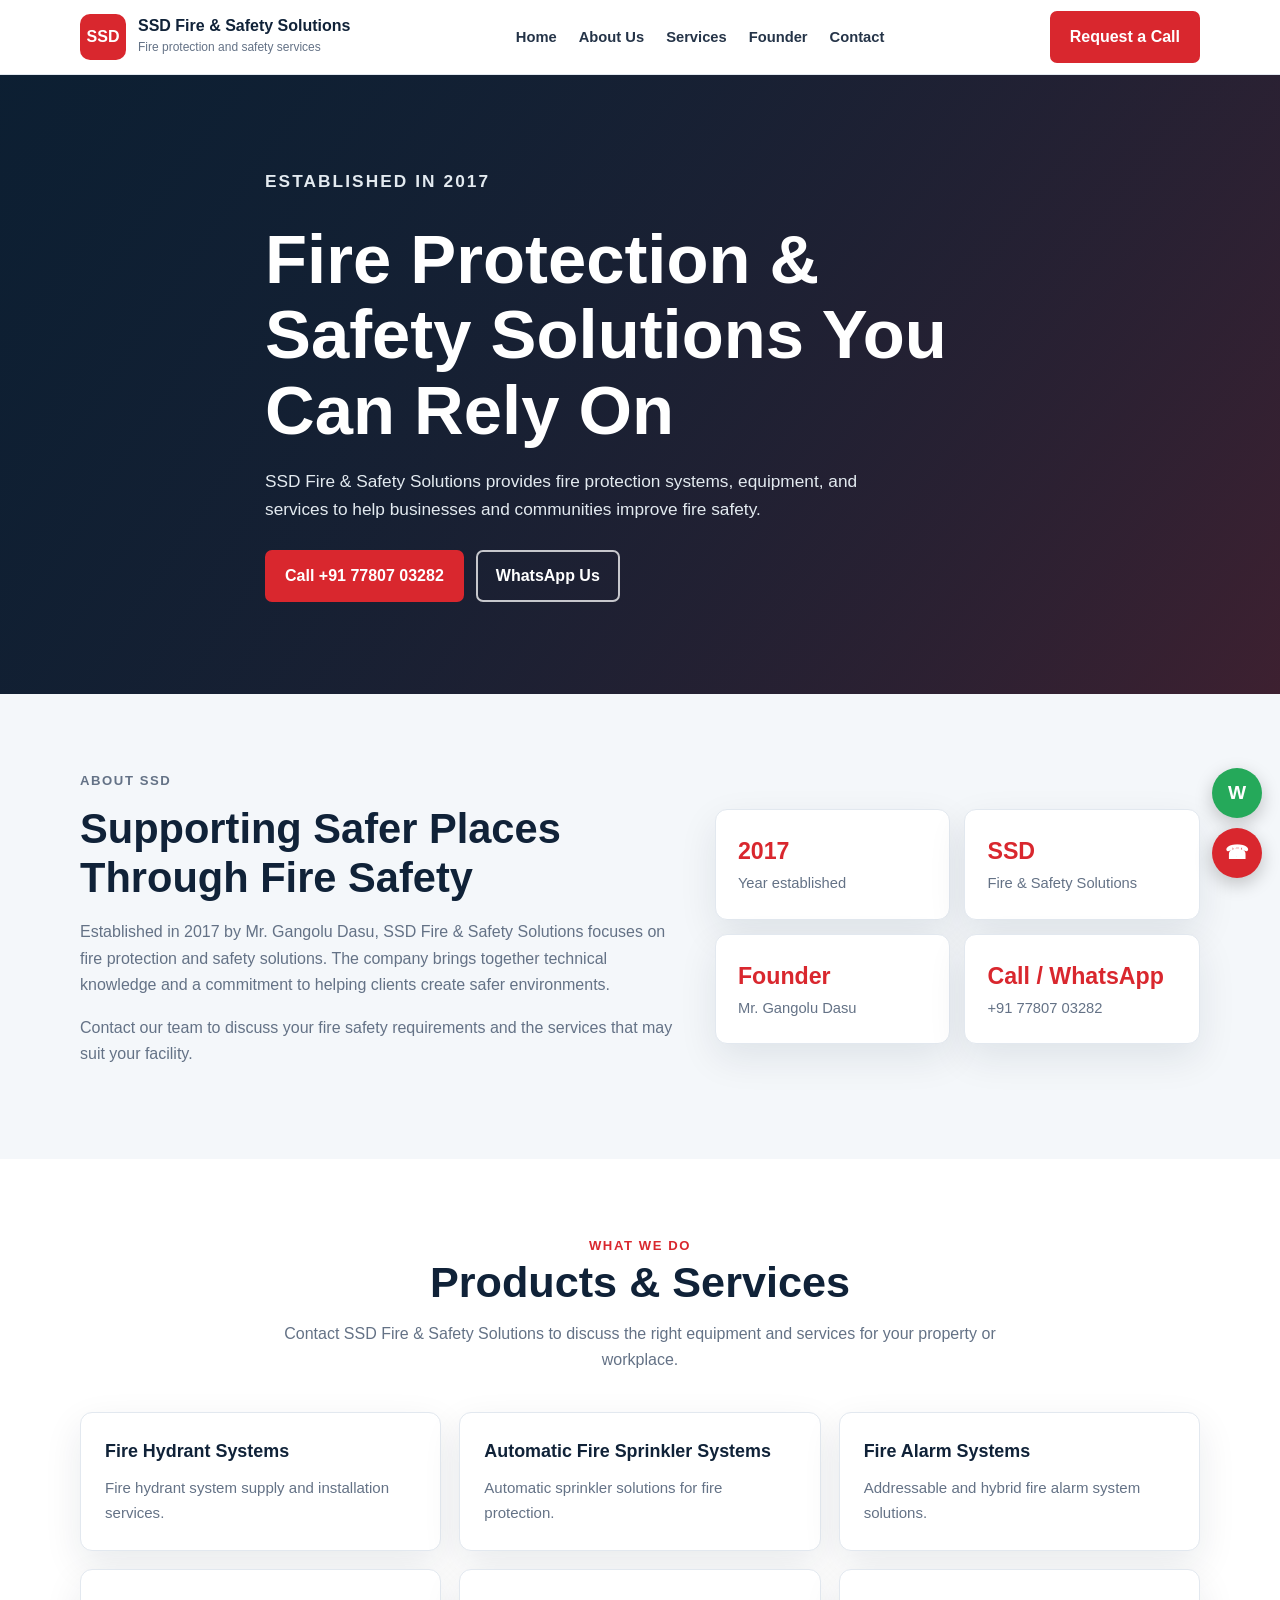
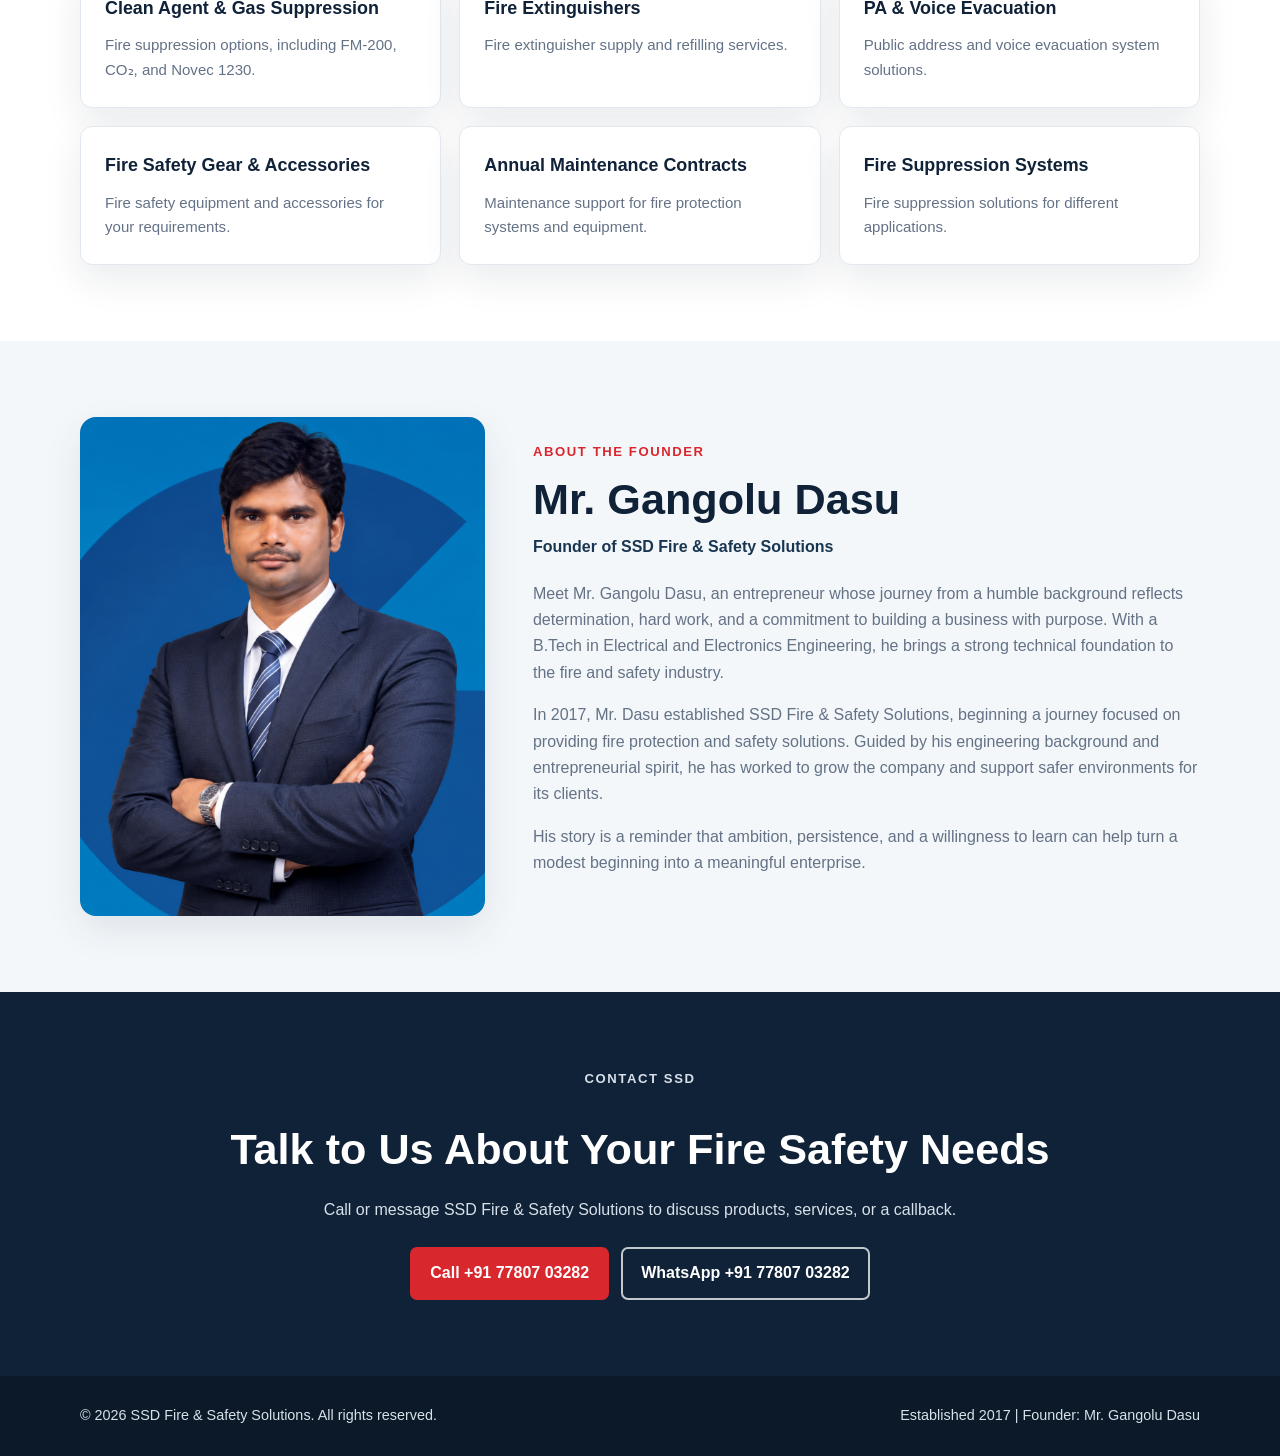
<file: index.html>
<!DOCTYPE html>
<html lang="en">
<head>
  <meta charset="UTF-8">
  <meta name="viewport" content="width=device-width, initial-scale=1.0">
  <meta name="description" content="SSD Fire & Safety Solutions provides fire protection systems, equipment, and safety services.">
  <title>SSD Fire & Safety Solutions</title>

  <style>
    :root {
      --navy: #102238;
      --navy-light: #193651;
      --red: #d9272e;
      --text: #253448;
      --muted: #647286;
      --light: #f4f7fa;
      --white: #ffffff;
      --border: #e2e8ef;
      --shadow: 0 14px 38px rgba(16, 34, 56, 0.09);
    }

    * {
      box-sizing: border-box;
      scroll-behavior: smooth;
    }

    body {
      margin: 0;
      color: var(--text);
      font-family: Arial, Helvetica, sans-serif;
      line-height: 1.65;
    }

    a {
      color: inherit;
    }

    .container {
      width: min(1120px, 90%);
      margin: 0 auto;
    }

    .topbar {
      padding: 8px 0;
      color: var(--white);
      background: #0b1929;
      font-size: 0.9rem;
    }

    .topbar-inner,
    .nav-inner {
      display: flex;
      align-items: center;
      justify-content: space-between;
      gap: 20px;
    }

    .topbar p {
      margin: 0;
    }

    .topbar a {
      text-decoration: none;
    }

    .site-header {
      position: sticky;
      top: 0;
      z-index: 10;
      background: var(--white);
      border-bottom: 1px solid var(--border);
    }

    .nav-inner {
      min-height: 74px;
    }

    .brand {
      display: flex;
      align-items: center;
      gap: 12px;
      color: var(--navy);
      text-decoration: none;
    }

    .brand-mark {
      display: grid;
      width: 46px;
      height: 46px;
      place-items: center;
      border-radius: 10px;
      color: var(--white);
      background: var(--red);
      font-weight: 800;
    }

    .brand-name {
      display: block;
      font-size: 1rem;
      font-weight: 800;
      line-height: 1.2;
    }

    .brand-tagline {
      display: block;
      margin-top: 3px;
      color: var(--muted);
      font-size: 0.75rem;
    }

    .nav-links {
      display: flex;
      align-items: center;
      gap: 22px;
      margin: 0;
      padding: 0;
      list-style: none;
    }

    .nav-links a {
      color: var(--text);
      font-size: 0.92rem;
      font-weight: 700;
      text-decoration: none;
    }

    .nav-links a:hover {
      color: var(--red);
    }

    .button {
      display: inline-flex;
      align-items: center;
      justify-content: center;
      min-height: 46px;
      padding: 11px 18px;
      border: 2px solid var(--red);
      border-radius: 7px;
      color: var(--white);
      background: var(--red);
      font-weight: 700;
      text-decoration: none;
      transition: 0.2s ease;
    }

    .button:hover {
      border-color: #b81f26;
      background: #b81f26;
      transform: translateY(-1px);
    }

    .button-outline {
      border-color: rgba(255, 255, 255, 0.75);
      background: transparent;
    }

    .button-outline:hover {
      border-color: var(--white);
      color: var(--navy);
      background: var(--white);
    }

    .hero {
      padding: 92px 0;
      color: var(--white);
      background:
        linear-gradient(110deg, rgba(12, 30, 49, 0.96), rgba(12, 30, 49, 0.76)),
        linear-gradient(135deg, #193651, #d9272e);
    }

    .hero-content {
      max-width: 750px;
    }

    .eyebrow {
      margin: 0 0 12px;
      color: #ffcd75;
      font-size: 0.82rem;
      font-weight: 700;
      letter-spacing: 0.12em;
      text-transform: uppercase;
    }

    .hero h1 {
      max-width: 750px;
      margin: 0 0 18px;
      font-size: clamp(2.4rem, 6vw, 4.3rem);
      line-height: 1.1;
    }

    .hero p {
      max-width: 650px;
      margin: 0 0 26px;
      color: #e3eaf0;
      font-size: 1.08rem;
    }

    .hero-actions {
      display: flex;
      flex-wrap: wrap;
      gap: 12px;
    }

    section {
      padding: 76px 0;
    }

    .section-heading {
      max-width: 720px;
      margin: 0 auto 38px;
      text-align: center;
    }

    .section-heading .eyebrow {
      color: var(--red);
    }

    .section-heading h2 {
      margin: 0 0 12px;
      color: var(--navy);
      font-size: clamp(1.9rem, 4vw, 2.7rem);
      line-height: 1.2;
    }

    .section-heading p {
      margin: 0;
      color: var(--muted);
    }

    .about {
      background: var(--light);
    }

    .about-grid {
      display: grid;
      grid-template-columns: 1.1fr 0.9fr;
      gap: 42px;
      align-items: center;
    }

    .about-copy h2 {
      margin: 0 0 14px;
      color: var(--navy);
      font-size: clamp(1.9rem, 4vw, 2.6rem);
      line-height: 1.2;
    }

    .about-copy p {
      color: var(--muted);
    }

    .company-facts {
      display: grid;
      grid-template-columns: 1fr 1fr;
      gap: 14px;
    }

    .fact-card {
      padding: 22px;
      border: 1px solid var(--border);
      border-radius: 12px;
      background: var(--white);
      box-shadow: var(--shadow);
    }

    .fact-card strong {
      display: block;
      color: var(--red);
      font-size: 1.45rem;
    }

    .fact-card span {
      color: var(--muted);
      font-size: 0.92rem;
    }

    .services-grid {
      display: grid;
      grid-template-columns: repeat(3, 1fr);
      gap: 18px;
    }

    .service-card {
      padding: 24px;
      border: 1px solid var(--border);
      border-radius: 12px;
      background: var(--white);
      box-shadow: var(--shadow);
    }

    .service-card h3 {
      margin: 0 0 10px;
      color: var(--navy);
      font-size: 1.12rem;
    }

    .service-card p {
      margin: 0;
      color: var(--muted);
      font-size: 0.94rem;
    }

    .founder-section {
      background: var(--light);
    }

    .founder-grid {
      display: grid;
      grid-template-columns: minmax(260px, 0.85fr) 1.4fr;
      align-items: center;
      gap: 48px;
    }

    .founder-photo {
      overflow: hidden;
      min-height: 390px;
      border-radius: 16px;
      background: #e2e8ef;
      box-shadow: var(--shadow);
    }

    .founder-photo img {
      display: block;
      width: 100%;
      height: 100%;
      min-height: 390px;
      object-fit: cover;
      object-position: center top;
    }

    .founder-content .eyebrow {
      color: var(--red);
    }

    .founder-content h2 {
      margin: 0;
      color: var(--navy);
      font-size: clamp(2rem, 4vw, 2.7rem);
      line-height: 1.2;
    }

    .founder-title {
      margin: 8px 0 20px;
      color: var(--navy-light);
      font-weight: 700;
    }

    .founder-content p:not(.eyebrow, .founder-title) {
      color: var(--muted);
    }

    .contact {
      color: var(--white);
      background: var(--navy);
      text-align: center;
    }

    .contact h2 {
      margin: 0 0 12px;
      font-size: clamp(1.9rem, 4vw, 2.7rem);
    }

    .contact p {
      max-width: 650px;
      margin: 0 auto 24px;
      color: #d8e1e9;
    }

    .contact-actions {
      display: flex;
      flex-wrap: wrap;
      justify-content: center;
      gap: 12px;
    }

    .footer {
      padding: 28px 0;
      color: #d8e1e9;
      background: #0b1929;
      font-size: 0.9rem;
    }

    .footer-inner {
      display: flex;
      justify-content: space-between;
      gap: 16px;
      flex-wrap: wrap;
    }

    .footer p {
      margin: 0;
    }

    .floating-actions {
      position: fixed;
      right: 18px;
      bottom: 22px;
      z-index: 20;
      display: flex;
      flex-direction: column;
      gap: 10px;
    }

    .float-button {
      display: grid;
      width: 50px;
      height: 50px;
      place-items: center;
      border-radius: 50%;
      color: var(--white);
      box-shadow: 0 6px 18px rgba(0, 0, 0, 0.22);
      font-size: 1.2rem;
      font-weight: 700;
      text-decoration: none;
    }

    .float-whatsapp {
      background: #25a95a;
    }

    .float-phone {
      background: var(--red);
    }

    @media (max-width: 850px) {
      .nav-links {
        gap: 12px;
      }

      .nav-links a {
        font-size: 0.82rem;
      }

      .services-grid {
        grid-template-columns: repeat(2, 1fr);
      }
    }

    @media (max-width: 650px) {
      .topbar-inner {
        justify-content: center;
        text-align: center;
      }

      .nav-inner {
        flex-wrap: wrap;
        padding: 12px 0;
      }

      .nav-links {
        width: 100%;
        justify-content: center;
        flex-wrap: wrap;
        padding-bottom: 10px;
      }

      .nav-cta {
        display: none;
      }

      .hero {
        padding: 68px 0;
      }

      .about-grid,
      .founder-grid {
        grid-template-columns: 1fr;
      }

      .services-grid {
        grid-template-columns: 1fr;
      }

      .founder-photo,
      .founder-photo img {
        min-height: 320px;
      }

      .company-facts {
        grid-template-columns: 1fr 1fr;
      }
    }
  </style>
</head>

<body>
  

  <header class="site-header">
    <div class="container nav-inner">
      <a class="brand" href="#home" aria-label="SSD Fire and Safety Solutions home">
        <span class="brand-mark">SSD</span>
        <span>
          <span class="brand-name">SSD Fire &amp; Safety Solutions</span>
          <span class="brand-tagline">Fire protection and safety services</span>
        </span>
      </a>

      <nav aria-label="Main navigation">
        <ul class="nav-links">
          <li><a href="#home">Home</a></li>
          <li><a href="#about">About Us</a></li>
          <li><a href="#services">Services</a></li>
          <li><a href="#founder">Founder</a></li>
          <li><a href="#contact">Contact</a></li>
        </ul>
      </nav>

      <a class="button nav-cta" href="tel:+917780703282">Request a Call</a>
    </div>
  </header>

  <main>
    <section class="hero" id="home">
      <div class="container hero-content">
        <p class="eyebrow">Established in 2017</p>
        <h1>Fire Protection &amp; Safety Solutions You Can Rely On</h1>
        <p>
          SSD Fire &amp; Safety Solutions provides fire protection systems,
          equipment, and services to help businesses and communities improve
          fire safety.
        </p>
        <div class="hero-actions">
          <a class="button" href="tel:+917780703282">Call +91 77807 03282</a>
          <a class="button button-outline"
             href="https://wa.me/917780703282"
             target="_blank"
             rel="noopener">
            WhatsApp Us
          </a>
        </div>
      </div>
    </section>

    <section class="about" id="about">
      <div class="container about-grid">
        <div class="about-copy">
          <p class="eyebrow">About SSD</p>
          <h2>Supporting Safer Places Through Fire Safety</h2>
          <p>
            Established in 2017 by Mr. Gangolu Dasu, SSD Fire &amp; Safety
            Solutions focuses on fire protection and safety solutions. The
            company brings together technical knowledge and a commitment to
            helping clients create safer environments.
          </p>
          <p>
            Contact our team to discuss your fire safety requirements and the
            services that may suit your facility.
          </p>
        </div>

        <div class="company-facts">
          <div class="fact-card">
            <strong>2017</strong>
            <span>Year established</span>
          </div>
          <div class="fact-card">
            <strong>SSD</strong>
            <span>Fire &amp; Safety Solutions</span>
          </div>
          <div class="fact-card">
            <strong>Founder</strong>
            <span>Mr. Gangolu Dasu</span>
          </div>
          <div class="fact-card">
            <strong>Call / WhatsApp</strong>
            <span>+91 77807 03282</span>
          </div>
        </div>
      </div>
    </section>

    <section id="services">
      <div class="container">
        <div class="section-heading">
          <p class="eyebrow">What We Do</p>
          <h2>Products &amp; Services</h2>
          <p>
            Contact SSD Fire &amp; Safety Solutions to discuss the right
            equipment and services for your property or workplace.
          </p>
        </div>

        <div class="services-grid">
          <article class="service-card">
            <h3>Fire Hydrant Systems</h3>
            <p>Fire hydrant system supply and installation services.</p>
          </article>

          <article class="service-card">
            <h3>Automatic Fire Sprinkler Systems</h3>
            <p>Automatic sprinkler solutions for fire protection.</p>
          </article>

          <article class="service-card">
            <h3>Fire Alarm Systems</h3>
            <p>Addressable and hybrid fire alarm system solutions.</p>
          </article>

          <article class="service-card">
            <h3>Clean Agent &amp; Gas Suppression</h3>
            <p>Fire suppression options, including FM-200, CO₂, and Novec 1230.</p>
          </article>

          <article class="service-card">
            <h3>Fire Extinguishers</h3>
            <p>Fire extinguisher supply and refilling services.</p>
          </article>

          <article class="service-card">
            <h3>PA &amp; Voice Evacuation</h3>
            <p>Public address and voice evacuation system solutions.</p>
          </article>

          <article class="service-card">
            <h3>Fire Safety Gear &amp; Accessories</h3>
            <p>Fire safety equipment and accessories for your requirements.</p>
          </article>

          <article class="service-card">
            <h3>Annual Maintenance Contracts</h3>
            <p>Maintenance support for fire protection systems and equipment.</p>
          </article>

          <article class="service-card">
            <h3>Fire Suppression Systems</h3>
            <p>Fire suppression solutions for different applications.</p>
          </article>
        </div>
      </div>
    </section>

    <section class="founder-section" id="founder">
      <div class="container founder-grid">
        <div class="founder-photo">
          <img
            src="images/Johnny.png"
            alt="Mr. Gangolu Dasu, founder of SSD Fire &amp; Safety Solutions">
        </div>

        <div class="founder-content">
          <p class="eyebrow">About the Founder</p>
          <h2>Mr. Gangolu Dasu</h2>
          <p class="founder-title">Founder of SSD Fire &amp; Safety Solutions</p>

          <p>
            Meet Mr. Gangolu Dasu, an entrepreneur whose journey from a humble
            background reflects determination, hard work, and a commitment to
            building a business with purpose. With a B.Tech in Electrical and
            Electronics Engineering, he brings a strong technical foundation
            to the fire and safety industry.
          </p>

          <p>
            In 2017, Mr. Dasu established SSD Fire &amp; Safety Solutions,
            beginning a journey focused on providing fire protection and
            safety solutions. Guided by his engineering background and
            entrepreneurial spirit, he has worked to grow the company and
            support safer environments for its clients.
          </p>

          <p>
            His story is a reminder that ambition, persistence, and a
            willingness to learn can help turn a modest beginning into a
            meaningful enterprise.
          </p>
        </div>
      </div>
    </section>

    <section class="contact" id="contact">
      <div class="container">
        <p class="eyebrow">Contact SSD</p>
        <h2>Talk to Us About Your Fire Safety Needs</h2>
        <p>
          Call or message SSD Fire &amp; Safety Solutions to discuss products,
          services, or a callback.
        </p>
        <div class="contact-actions">
          <a class="button" href="tel:+917780703282">Call +91 77807 03282</a>
          <a class="button button-outline"
             href="https://wa.me/917780703282"
             target="_blank"
             rel="noopener">
            WhatsApp +91 77807 03282
          </a>
        </div>
      </div>
    </section>
  </main>

  <footer class="footer">
    <div class="container footer-inner">
      <p>© 2026 SSD Fire &amp; Safety Solutions. All rights reserved.</p>
      <p>Established 2017 | Founder: Mr. Gangolu Dasu</p>
    </div>
  </footer>

  <div class="floating-actions" aria-label="Quick contact links">
    <a class="float-button float-whatsapp"
       href="https://wa.me/917780703282"
       target="_blank"
       rel="noopener"
       aria-label="Chat with SSD on WhatsApp">W</a>
    <a class="float-button float-phone"
       href="tel:+917780703282"
       aria-label="Call SSD">☎</a>
  </div>
</body>
</html>
</file>
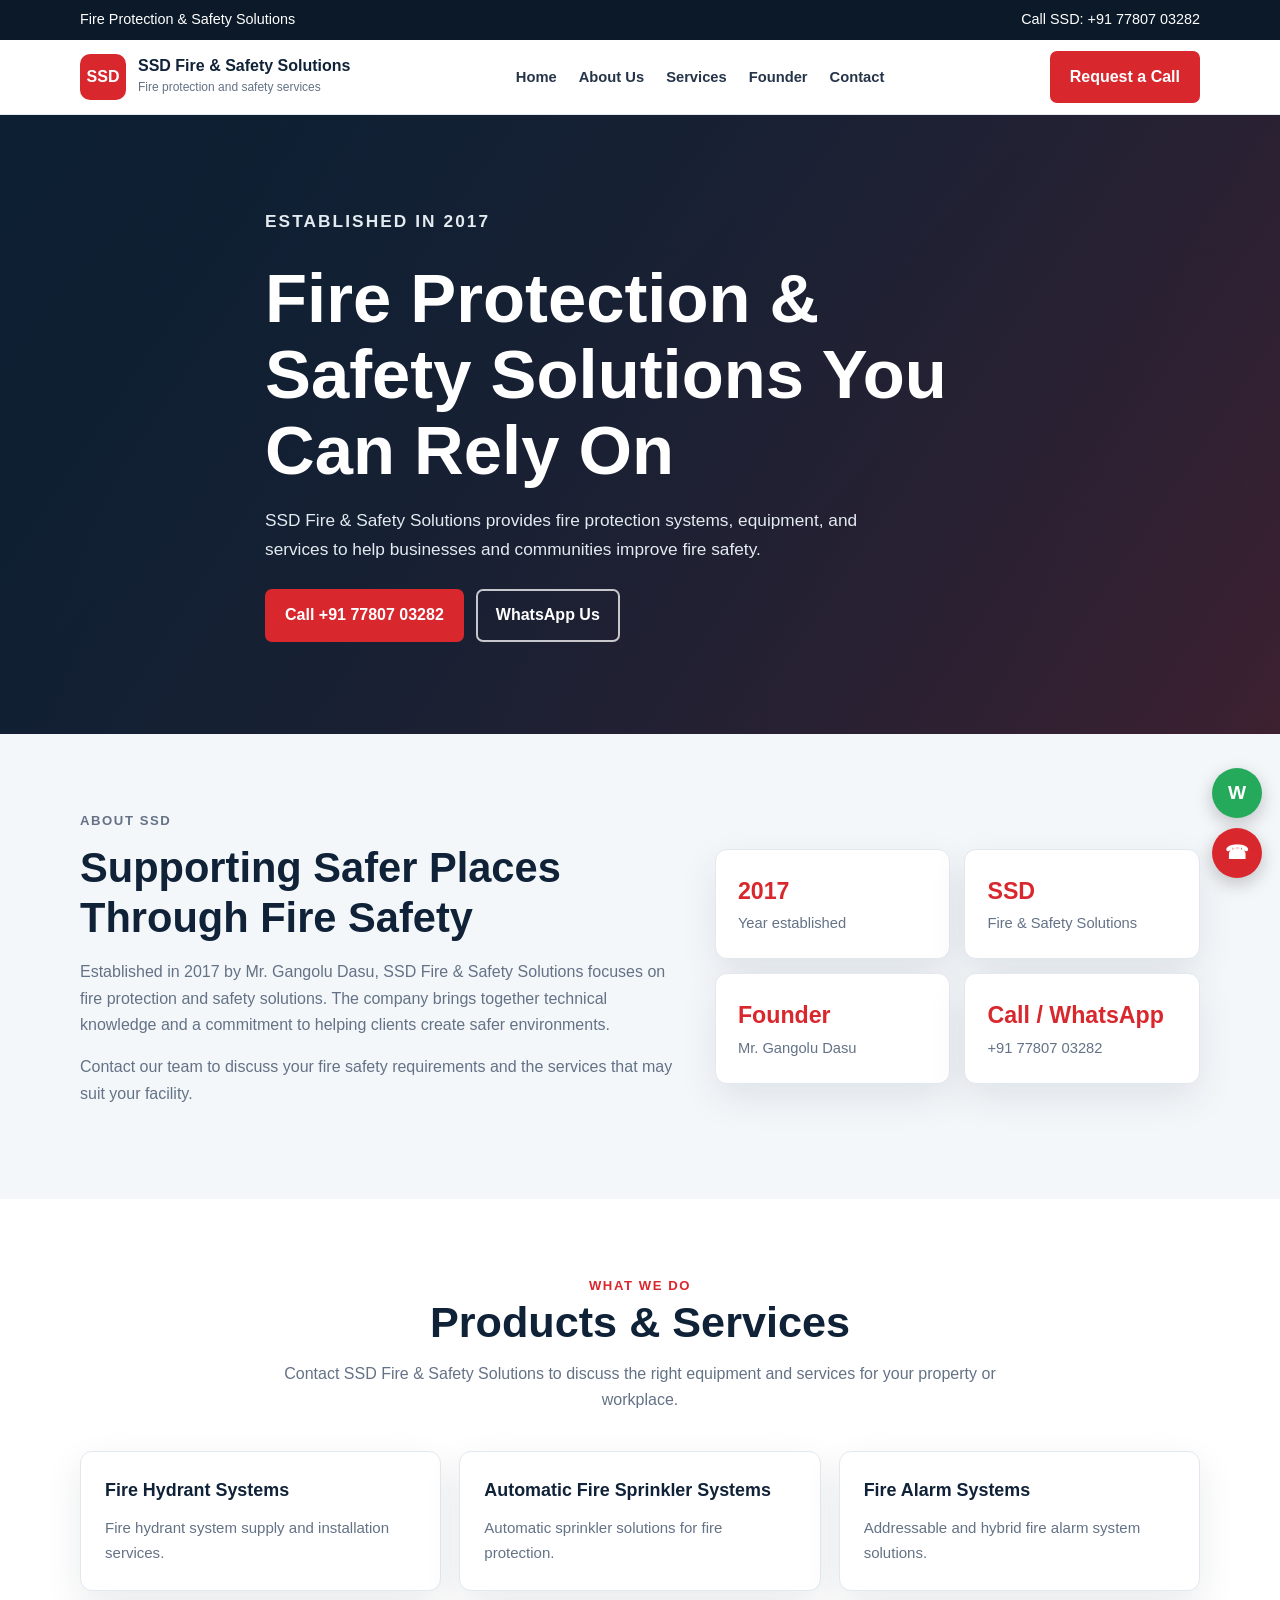
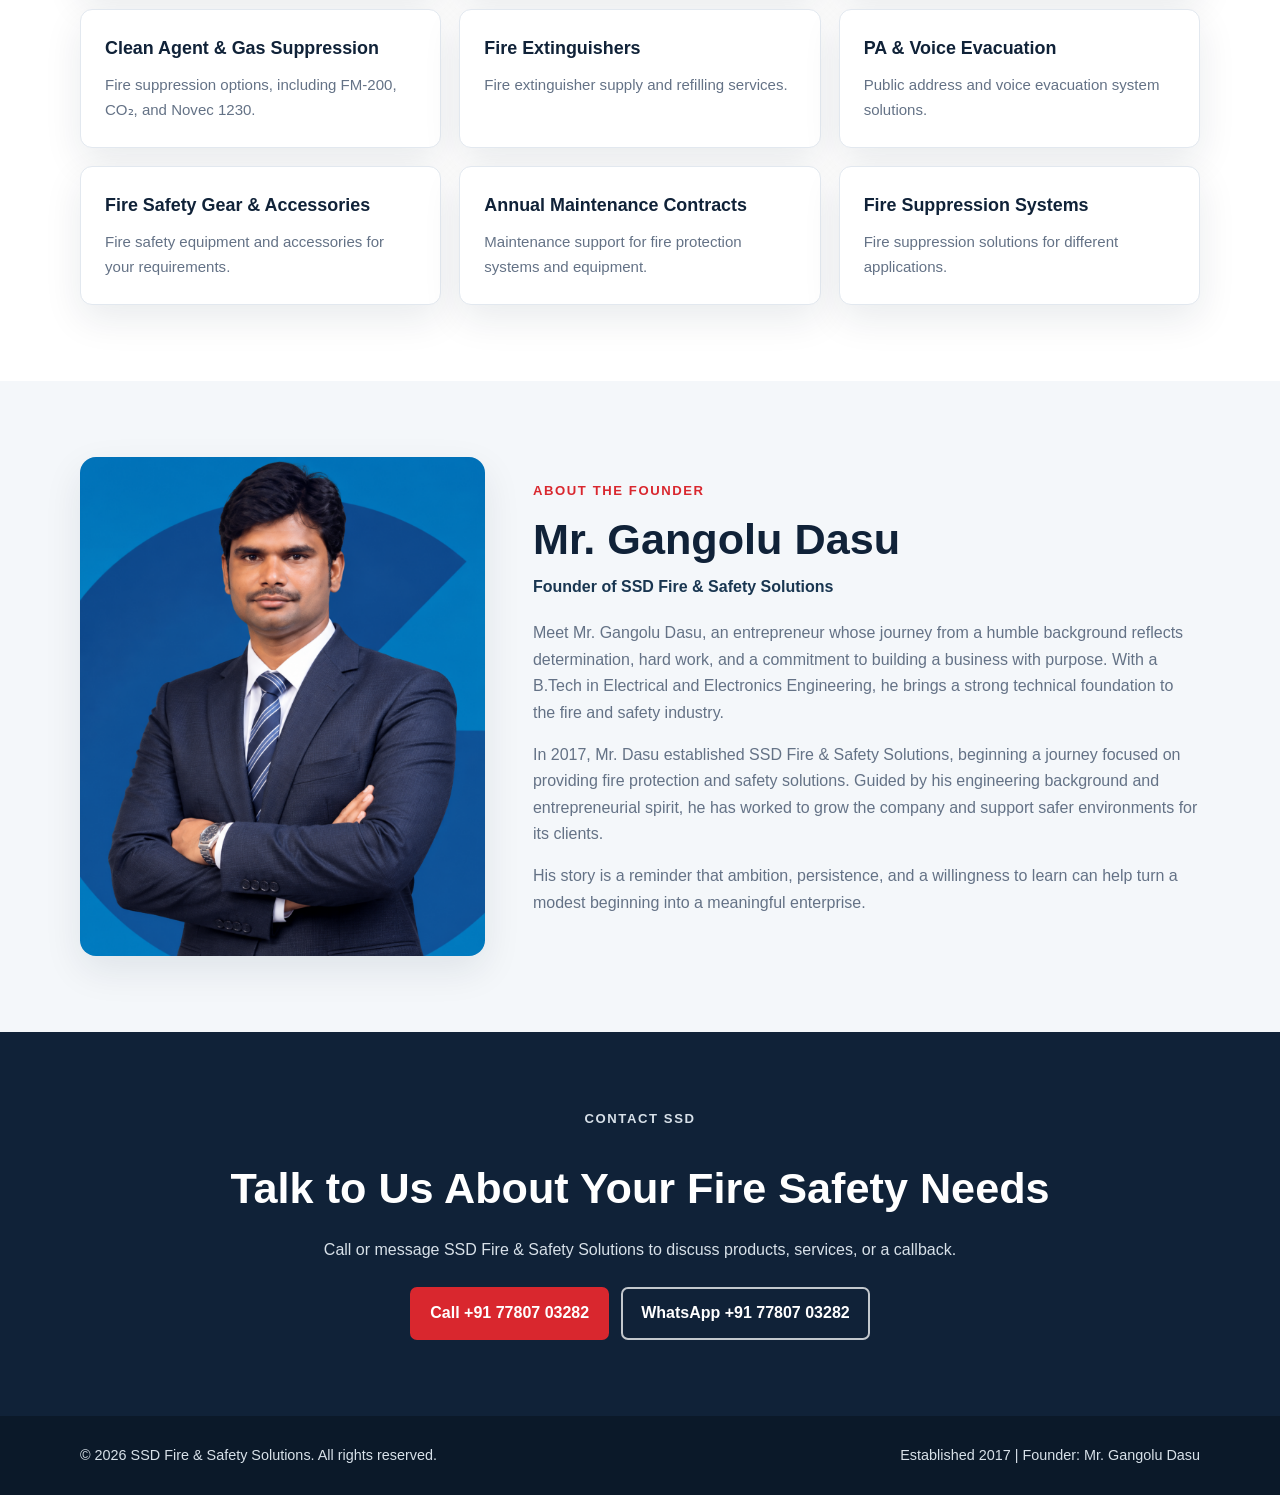
<file: new 6.html>
<!DOCTYPE html>
<html lang="en">
<head>
  <meta charset="UTF-8">
  <meta name="viewport" content="width=device-width, initial-scale=1.0">
  <meta name="description" content="SSD Fire & Safety Solutions provides fire protection systems, equipment, and safety services.">
  <title>SSD Fire & Safety Solutions</title>

  <style>
    :root {
      --navy: #102238;
      --navy-light: #193651;
      --red: #d9272e;
      --text: #253448;
      --muted: #647286;
      --light: #f4f7fa;
      --white: #ffffff;
      --border: #e2e8ef;
      --shadow: 0 14px 38px rgba(16, 34, 56, 0.09);
    }

    * {
      box-sizing: border-box;
      scroll-behavior: smooth;
    }

    body {
      margin: 0;
      color: var(--text);
      font-family: Arial, Helvetica, sans-serif;
      line-height: 1.65;
    }

    a {
      color: inherit;
    }

    .container {
      width: min(1120px, 90%);
      margin: 0 auto;
    }

    .topbar {
      padding: 8px 0;
      color: var(--white);
      background: #0b1929;
      font-size: 0.9rem;
    }

    .topbar-inner,
    .nav-inner {
      display: flex;
      align-items: center;
      justify-content: space-between;
      gap: 20px;
    }

    .topbar p {
      margin: 0;
    }

    .topbar a {
      text-decoration: none;
    }

    .site-header {
      position: sticky;
      top: 0;
      z-index: 10;
      background: var(--white);
      border-bottom: 1px solid var(--border);
    }

    .nav-inner {
      min-height: 74px;
    }

    .brand {
      display: flex;
      align-items: center;
      gap: 12px;
      color: var(--navy);
      text-decoration: none;
    }

    .brand-mark {
      display: grid;
      width: 46px;
      height: 46px;
      place-items: center;
      border-radius: 10px;
      color: var(--white);
      background: var(--red);
      font-weight: 800;
    }

    .brand-name {
      display: block;
      font-size: 1rem;
      font-weight: 800;
      line-height: 1.2;
    }

    .brand-tagline {
      display: block;
      margin-top: 3px;
      color: var(--muted);
      font-size: 0.75rem;
    }

    .nav-links {
      display: flex;
      align-items: center;
      gap: 22px;
      margin: 0;
      padding: 0;
      list-style: none;
    }

    .nav-links a {
      color: var(--text);
      font-size: 0.92rem;
      font-weight: 700;
      text-decoration: none;
    }

    .nav-links a:hover {
      color: var(--red);
    }

    .button {
      display: inline-flex;
      align-items: center;
      justify-content: center;
      min-height: 46px;
      padding: 11px 18px;
      border: 2px solid var(--red);
      border-radius: 7px;
      color: var(--white);
      background: var(--red);
      font-weight: 700;
      text-decoration: none;
      transition: 0.2s ease;
    }

    .button:hover {
      border-color: #b81f26;
      background: #b81f26;
      transform: translateY(-1px);
    }

    .button-outline {
      border-color: rgba(255, 255, 255, 0.75);
      background: transparent;
    }

    .button-outline:hover {
      border-color: var(--white);
      color: var(--navy);
      background: var(--white);
    }

    .hero {
      padding: 92px 0;
      color: var(--white);
      background:
        linear-gradient(110deg, rgba(12, 30, 49, 0.96), rgba(12, 30, 49, 0.76)),
        linear-gradient(135deg, #193651, #d9272e);
    }

    .hero-content {
      max-width: 750px;
    }

    .eyebrow {
      margin: 0 0 12px;
      color: #ffcd75;
      font-size: 0.82rem;
      font-weight: 700;
      letter-spacing: 0.12em;
      text-transform: uppercase;
    }

    .hero h1 {
      max-width: 750px;
      margin: 0 0 18px;
      font-size: clamp(2.4rem, 6vw, 4.3rem);
      line-height: 1.1;
    }

    .hero p {
      max-width: 650px;
      margin: 0 0 26px;
      color: #e3eaf0;
      font-size: 1.08rem;
    }

    .hero-actions {
      display: flex;
      flex-wrap: wrap;
      gap: 12px;
    }

    section {
      padding: 76px 0;
    }

    .section-heading {
      max-width: 720px;
      margin: 0 auto 38px;
      text-align: center;
    }

    .section-heading .eyebrow {
      color: var(--red);
    }

    .section-heading h2 {
      margin: 0 0 12px;
      color: var(--navy);
      font-size: clamp(1.9rem, 4vw, 2.7rem);
      line-height: 1.2;
    }

    .section-heading p {
      margin: 0;
      color: var(--muted);
    }

    .about {
      background: var(--light);
    }

    .about-grid {
      display: grid;
      grid-template-columns: 1.1fr 0.9fr;
      gap: 42px;
      align-items: center;
    }

    .about-copy h2 {
      margin: 0 0 14px;
      color: var(--navy);
      font-size: clamp(1.9rem, 4vw, 2.6rem);
      line-height: 1.2;
    }

    .about-copy p {
      color: var(--muted);
    }

    .company-facts {
      display: grid;
      grid-template-columns: 1fr 1fr;
      gap: 14px;
    }

    .fact-card {
      padding: 22px;
      border: 1px solid var(--border);
      border-radius: 12px;
      background: var(--white);
      box-shadow: var(--shadow);
    }

    .fact-card strong {
      display: block;
      color: var(--red);
      font-size: 1.45rem;
    }

    .fact-card span {
      color: var(--muted);
      font-size: 0.92rem;
    }

    .services-grid {
      display: grid;
      grid-template-columns: repeat(3, 1fr);
      gap: 18px;
    }

    .service-card {
      padding: 24px;
      border: 1px solid var(--border);
      border-radius: 12px;
      background: var(--white);
      box-shadow: var(--shadow);
    }

    .service-card h3 {
      margin: 0 0 10px;
      color: var(--navy);
      font-size: 1.12rem;
    }

    .service-card p {
      margin: 0;
      color: var(--muted);
      font-size: 0.94rem;
    }

    .founder-section {
      background: var(--light);
    }

    .founder-grid {
      display: grid;
      grid-template-columns: minmax(260px, 0.85fr) 1.4fr;
      align-items: center;
      gap: 48px;
    }

    .founder-photo {
      overflow: hidden;
      min-height: 390px;
      border-radius: 16px;
      background: #e2e8ef;
      box-shadow: var(--shadow);
    }

    .founder-photo img {
      display: block;
      width: 100%;
      height: 100%;
      min-height: 390px;
      object-fit: cover;
      object-position: center top;
    }

    .founder-content .eyebrow {
      color: var(--red);
    }

    .founder-content h2 {
      margin: 0;
      color: var(--navy);
      font-size: clamp(2rem, 4vw, 2.7rem);
      line-height: 1.2;
    }

    .founder-title {
      margin: 8px 0 20px;
      color: var(--navy-light);
      font-weight: 700;
    }

    .founder-content p:not(.eyebrow, .founder-title) {
      color: var(--muted);
    }

    .contact {
      color: var(--white);
      background: var(--navy);
      text-align: center;
    }

    .contact h2 {
      margin: 0 0 12px;
      font-size: clamp(1.9rem, 4vw, 2.7rem);
    }

    .contact p {
      max-width: 650px;
      margin: 0 auto 24px;
      color: #d8e1e9;
    }

    .contact-actions {
      display: flex;
      flex-wrap: wrap;
      justify-content: center;
      gap: 12px;
    }

    .footer {
      padding: 28px 0;
      color: #d8e1e9;
      background: #0b1929;
      font-size: 0.9rem;
    }

    .footer-inner {
      display: flex;
      justify-content: space-between;
      gap: 16px;
      flex-wrap: wrap;
    }

    .footer p {
      margin: 0;
    }

    .floating-actions {
      position: fixed;
      right: 18px;
      bottom: 22px;
      z-index: 20;
      display: flex;
      flex-direction: column;
      gap: 10px;
    }

    .float-button {
      display: grid;
      width: 50px;
      height: 50px;
      place-items: center;
      border-radius: 50%;
      color: var(--white);
      box-shadow: 0 6px 18px rgba(0, 0, 0, 0.22);
      font-size: 1.2rem;
      font-weight: 700;
      text-decoration: none;
    }

    .float-whatsapp {
      background: #25a95a;
    }

    .float-phone {
      background: var(--red);
    }

    @media (max-width: 850px) {
      .nav-links {
        gap: 12px;
      }

      .nav-links a {
        font-size: 0.82rem;
      }

      .services-grid {
        grid-template-columns: repeat(2, 1fr);
      }
    }

    @media (max-width: 650px) {
      .topbar-inner {
        justify-content: center;
        text-align: center;
      }

      .nav-inner {
        flex-wrap: wrap;
        padding: 12px 0;
      }

      .nav-links {
        width: 100%;
        justify-content: center;
        flex-wrap: wrap;
        padding-bottom: 10px;
      }

      .nav-cta {
        display: none;
      }

      .hero {
        padding: 68px 0;
      }

      .about-grid,
      .founder-grid {
        grid-template-columns: 1fr;
      }

      .services-grid {
        grid-template-columns: 1fr;
      }

      .founder-photo,
      .founder-photo img {
        min-height: 320px;
      }

      .company-facts {
        grid-template-columns: 1fr 1fr;
      }
    }
  </style>
</head>

<body>
  <div class="topbar">
    <div class="container topbar-inner">
      <p>Fire Protection &amp; Safety Solutions</p>
      <a href="tel:+917780703282">Call SSD: +91 77807 03282</a>
    </div>
  </div>

  <header class="site-header">
    <div class="container nav-inner">
      <a class="brand" href="#home" aria-label="SSD Fire and Safety Solutions home">
        <span class="brand-mark">SSD</span>
        <span>
          <span class="brand-name">SSD Fire &amp; Safety Solutions</span>
          <span class="brand-tagline">Fire protection and safety services</span>
        </span>
      </a>

      <nav aria-label="Main navigation">
        <ul class="nav-links">
          <li><a href="#home">Home</a></li>
          <li><a href="#about">About Us</a></li>
          <li><a href="#services">Services</a></li>
          <li><a href="#founder">Founder</a></li>
          <li><a href="#contact">Contact</a></li>
        </ul>
      </nav>

      <a class="button nav-cta" href="tel:+917780703282">Request a Call</a>
    </div>
  </header>

  <main>
    <section class="hero" id="home">
      <div class="container hero-content">
        <p class="eyebrow">Established in 2017</p>
        <h1>Fire Protection &amp; Safety Solutions You Can Rely On</h1>
        <p>
          SSD Fire &amp; Safety Solutions provides fire protection systems,
          equipment, and services to help businesses and communities improve
          fire safety.
        </p>
        <div class="hero-actions">
          <a class="button" href="tel:+917780703282">Call +91 77807 03282</a>
          <a class="button button-outline"
             href="https://wa.me/917780703282"
             target="_blank"
             rel="noopener">
            WhatsApp Us
          </a>
        </div>
      </div>
    </section>

    <section class="about" id="about">
      <div class="container about-grid">
        <div class="about-copy">
          <p class="eyebrow">About SSD</p>
          <h2>Supporting Safer Places Through Fire Safety</h2>
          <p>
            Established in 2017 by Mr. Gangolu Dasu, SSD Fire &amp; Safety
            Solutions focuses on fire protection and safety solutions. The
            company brings together technical knowledge and a commitment to
            helping clients create safer environments.
          </p>
          <p>
            Contact our team to discuss your fire safety requirements and the
            services that may suit your facility.
          </p>
        </div>

        <div class="company-facts">
          <div class="fact-card">
            <strong>2017</strong>
            <span>Year established</span>
          </div>
          <div class="fact-card">
            <strong>SSD</strong>
            <span>Fire &amp; Safety Solutions</span>
          </div>
          <div class="fact-card">
            <strong>Founder</strong>
            <span>Mr. Gangolu Dasu</span>
          </div>
          <div class="fact-card">
            <strong>Call / WhatsApp</strong>
            <span>+91 77807 03282</span>
          </div>
        </div>
      </div>
    </section>

    <section id="services">
      <div class="container">
        <div class="section-heading">
          <p class="eyebrow">What We Do</p>
          <h2>Products &amp; Services</h2>
          <p>
            Contact SSD Fire &amp; Safety Solutions to discuss the right
            equipment and services for your property or workplace.
          </p>
        </div>

        <div class="services-grid">
          <article class="service-card">
            <h3>Fire Hydrant Systems</h3>
            <p>Fire hydrant system supply and installation services.</p>
          </article>

          <article class="service-card">
            <h3>Automatic Fire Sprinkler Systems</h3>
            <p>Automatic sprinkler solutions for fire protection.</p>
          </article>

          <article class="service-card">
            <h3>Fire Alarm Systems</h3>
            <p>Addressable and hybrid fire alarm system solutions.</p>
          </article>

          <article class="service-card">
            <h3>Clean Agent &amp; Gas Suppression</h3>
            <p>Fire suppression options, including FM-200, CO₂, and Novec 1230.</p>
          </article>

          <article class="service-card">
            <h3>Fire Extinguishers</h3>
            <p>Fire extinguisher supply and refilling services.</p>
          </article>

          <article class="service-card">
            <h3>PA &amp; Voice Evacuation</h3>
            <p>Public address and voice evacuation system solutions.</p>
          </article>

          <article class="service-card">
            <h3>Fire Safety Gear &amp; Accessories</h3>
            <p>Fire safety equipment and accessories for your requirements.</p>
          </article>

          <article class="service-card">
            <h3>Annual Maintenance Contracts</h3>
            <p>Maintenance support for fire protection systems and equipment.</p>
          </article>

          <article class="service-card">
            <h3>Fire Suppression Systems</h3>
            <p>Fire suppression solutions for different applications.</p>
          </article>
        </div>
      </div>
    </section>

    <section class="founder-section" id="founder">
      <div class="container founder-grid">
        <div class="founder-photo">
          <img
            src="images/Johnny.png"
            alt="Mr. Gangolu Dasu, founder of SSD Fire &amp; Safety Solutions">
        </div>

        <div class="founder-content">
          <p class="eyebrow">About the Founder</p>
          <h2>Mr. Gangolu Dasu</h2>
          <p class="founder-title">Founder of SSD Fire &amp; Safety Solutions</p>

          <p>
            Meet Mr. Gangolu Dasu, an entrepreneur whose journey from a humble
            background reflects determination, hard work, and a commitment to
            building a business with purpose. With a B.Tech in Electrical and
            Electronics Engineering, he brings a strong technical foundation
            to the fire and safety industry.
          </p>

          <p>
            In 2017, Mr. Dasu established SSD Fire &amp; Safety Solutions,
            beginning a journey focused on providing fire protection and
            safety solutions. Guided by his engineering background and
            entrepreneurial spirit, he has worked to grow the company and
            support safer environments for its clients.
          </p>

          <p>
            His story is a reminder that ambition, persistence, and a
            willingness to learn can help turn a modest beginning into a
            meaningful enterprise.
          </p>
        </div>
      </div>
    </section>

    <section class="contact" id="contact">
      <div class="container">
        <p class="eyebrow">Contact SSD</p>
        <h2>Talk to Us About Your Fire Safety Needs</h2>
        <p>
          Call or message SSD Fire &amp; Safety Solutions to discuss products,
          services, or a callback.
        </p>
        <div class="contact-actions">
          <a class="button" href="tel:+917780703282">Call +91 77807 03282</a>
          <a class="button button-outline"
             href="https://wa.me/917780703282"
             target="_blank"
             rel="noopener">
            WhatsApp +91 77807 03282
          </a>
        </div>
      </div>
    </section>
  </main>

  <footer class="footer">
    <div class="container footer-inner">
      <p>© 2026 SSD Fire &amp; Safety Solutions. All rights reserved.</p>
      <p>Established 2017 | Founder: Mr. Gangolu Dasu</p>
    </div>
  </footer>

  <div class="floating-actions" aria-label="Quick contact links">
    <a class="float-button float-whatsapp"
       href="https://wa.me/917780703282"
       target="_blank"
       rel="noopener"
       aria-label="Chat with SSD on WhatsApp">W</a>
    <a class="float-button float-phone"
       href="tel:+917780703282"
       aria-label="Call SSD">☎</a>
  </div>
</body>
</html>
</file>
